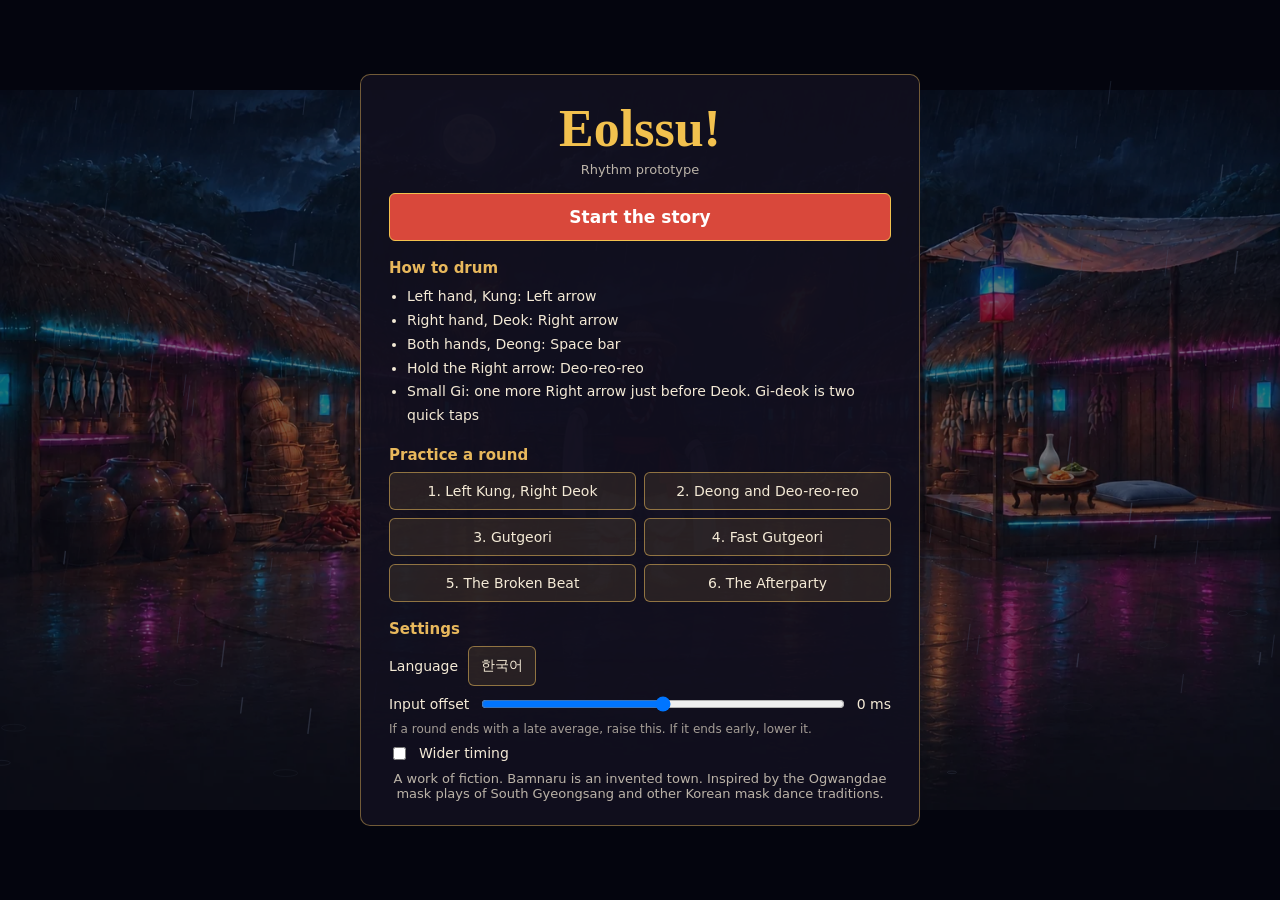
<file: index.html>
<!doctype html>
<html lang="ko">
<head>
  <meta charset="utf-8">
  <meta name="viewport" content="width=device-width,initial-scale=1">
  <meta name="description" content="얼쑤! 브라우저 리듬 게임. 임술년 봄 밤나루의 하룻밤 탈놀음.">
  <title>얼쑤!</title>
  <link rel="icon" href="data:,">
  <link rel="canonical" href="https://glorious.ai.kr/games/eolssu/">
  <meta http-equiv="refresh" content="0;url=/games/eolssu/">
  <script>window.location.replace('/games/eolssu/');</script>
  <style>body{margin:0;min-height:100vh;display:grid;place-content:center;background:#05060f;color:#f4ead6;font:16px/1.6 system-ui,sans-serif}a{color:#e8a92e}</style>
</head>
<body>
  <h1>얼쑤!</h1>
  <p>게임으로 이동하는 중입니다. <a href="/games/eolssu/">바로 시작하기</a></p>
</body>
</html>
</file>
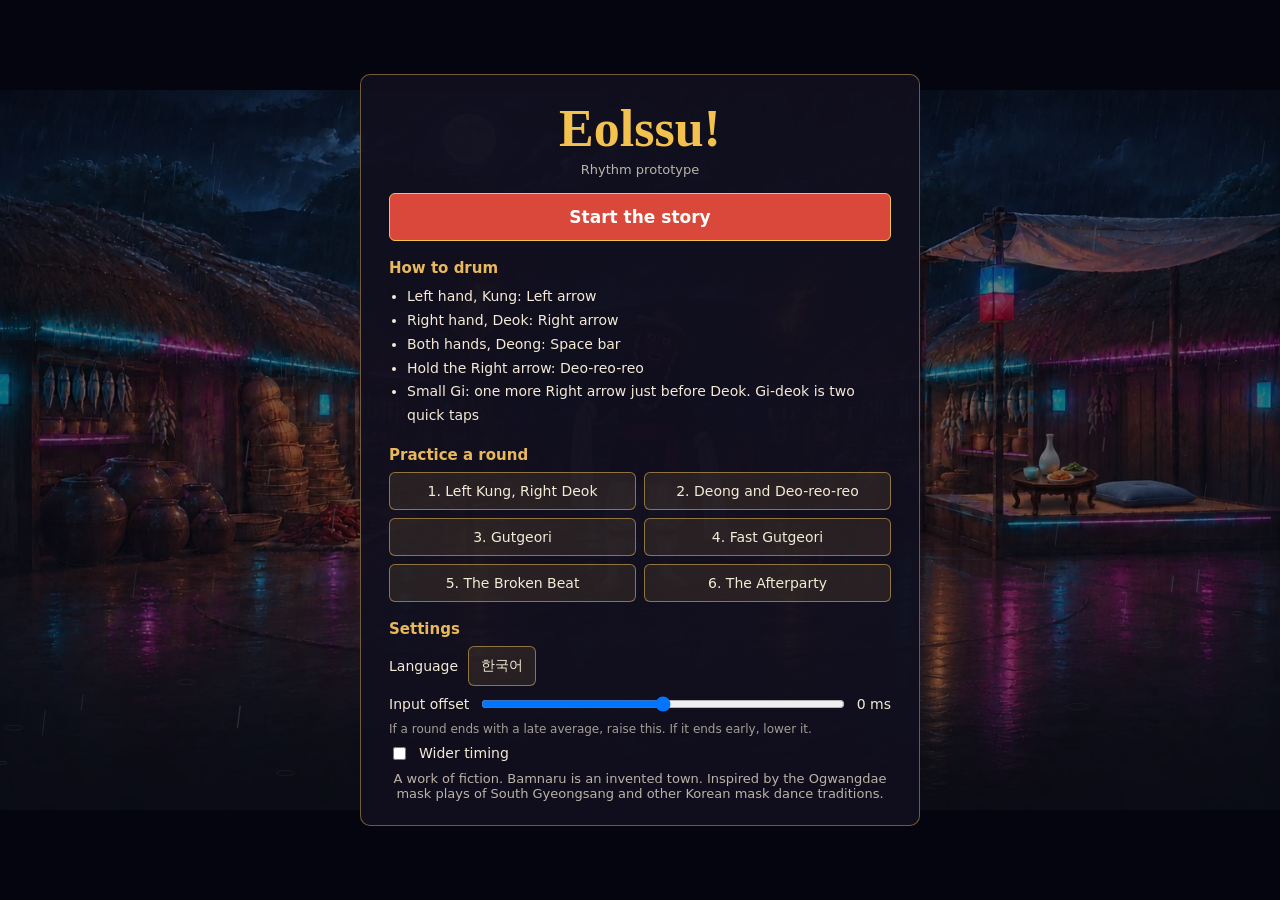
<file: games/eolssu/index.html>
<!doctype html>
<html lang="en">
  <head>
    <meta charset="UTF-8" />
    <meta name="viewport" content="width=device-width, initial-scale=1.0, user-scalable=no" />
    <title>Eolssu!</title>
    <script type="module" crossorigin src="./assets/index-CgXvXTch.js"></script>
    <link rel="stylesheet" crossorigin href="./assets/index-jTRCOW-t.css">
  </head>
  <body>
    <canvas id="stage"></canvas>
    <div id="panel" class="panel"></div>
  </body>
</html>
</file>
<file: games/eolssu/assets/index-jTRCOW-t.css>
html,body{color:#f4ead6;-webkit-user-select:none;user-select:none;background:#05060f;height:100%;margin:0;font-family:Noto Sans KR,Malgun Gothic,Apple SD Gothic Neo,system-ui,sans-serif;overflow:hidden}#stage{touch-action:none;width:100%;height:100%;display:block;position:fixed;inset:0}.touch-quit{z-index:10;top:max(8px, env(safe-area-inset-top));right:max(8px, env(safe-area-inset-right));color:#f4ead6;min-width:44px;min-height:44px;font:inherit;background:#110f1ecc;border:1px solid #e8b85c80;border-radius:8px;padding:0 14px;font-size:14px;position:fixed}.rotate-note{z-index:10;left:16px;right:16px;bottom:max(16px, env(safe-area-inset-bottom));text-align:center;pointer-events:none;background:#110f1ecc;border-radius:8px;padding:10px 14px;font-size:14px;position:fixed}.touch-quit[hidden],.rotate-note[hidden]{display:none}.panel{background:#05060f8c;justify-content:center;align-items:center;padding:16px;display:flex;position:fixed;inset:0}.panel[hidden]{display:none}.panel.dialog{cursor:pointer;background:linear-gradient(#05060f00 45%,#05060fbf);align-items:flex-end}.dialog-box{box-sizing:border-box;background:#110f1ef2;border:1px solid #e8b85c80;border-radius:10px;width:min(860px,100%);margin-bottom:8px;padding:18px 24px;position:relative}.speaker{color:#f2c14e;margin-bottom:6px;font-size:15px;font-weight:700}.speaker-magistrate{color:#9ec3ff}.speaker-deoksoe{color:#ffb3a7}.line{min-height:1.6em;margin:0;font-size:19px;line-height:1.6}.line.narration{color:#cfc6b4;font-style:italic}.next-hint{text-align:right;opacity:.55;margin-top:6px;font-size:11px}.choices{gap:8px;margin-top:12px;display:grid}.choices button{text-align:left;font-size:16px}.act{text-align:center}.act-title{color:#f2c14e;margin:6px 0;font-family:Noto Serif KR,Batang,AppleMyungjo,serif;font-size:28px;font-weight:700}.ending{cursor:default}.ending h1{color:#f2c14e;margin:0 0 8px;font-family:Noto Serif KR,Batang,AppleMyungjo,serif;font-size:36px}.ending .actions{margin-top:14px}.history-note{margin-top:10px;line-height:1.5}.card{box-sizing:border-box;background:#110f1ef0;border:1px solid #e8b85c73;border-radius:10px;width:min(560px,100%);max-height:100%;padding:24px 28px;overflow-y:auto}.card h1{color:#f2c14e;text-align:center;margin:0;font-family:Noto Serif KR,Batang,AppleMyungjo,serif;font-size:52px}.card h2{color:#e8b85c;margin:18px 0 8px;font-size:15px}.subtitle,.note{text-align:center;opacity:.75;margin:4px 0 0;font-size:13px}.how{margin:0;padding-left:18px;font-size:14px;line-height:1.7}.stages{grid-template-columns:1fr 1fr;gap:8px;display:grid}button{color:inherit;font:inherit;cursor:pointer;background:#e8b85c1a;border:1px solid #e8b85c8c;border-radius:6px;padding:10px 12px;font-size:14px}button:hover,button:focus-visible{background:#e8b85c40;outline:none}button.primary{color:#fff;background:#d9483b;border-color:#f2c14e;width:100%;margin-top:16px;padding:13px;font-size:17px;font-weight:700}button.primary:hover,button.primary:focus-visible{background:#ea5a4c}.row{align-items:center;gap:10px;margin:8px 0;font-size:14px;display:flex}.row label{flex:none}.row input[type=range]{flex:1;min-width:0}.hint{opacity:.65;margin:0;font-size:12px}.stats{text-align:center;grid-template-columns:1fr 1fr 1fr;gap:8px;margin-top:16px;display:grid}.stats strong{color:#f2c14e;font-size:26px;display:block}.stats span{opacity:.75;font-size:12px}.counts{text-align:center;margin:12px 0 0;font-size:13px}.actions{grid-template-columns:1fr 1fr;gap:8px;margin-top:8px;display:grid}
</file>
